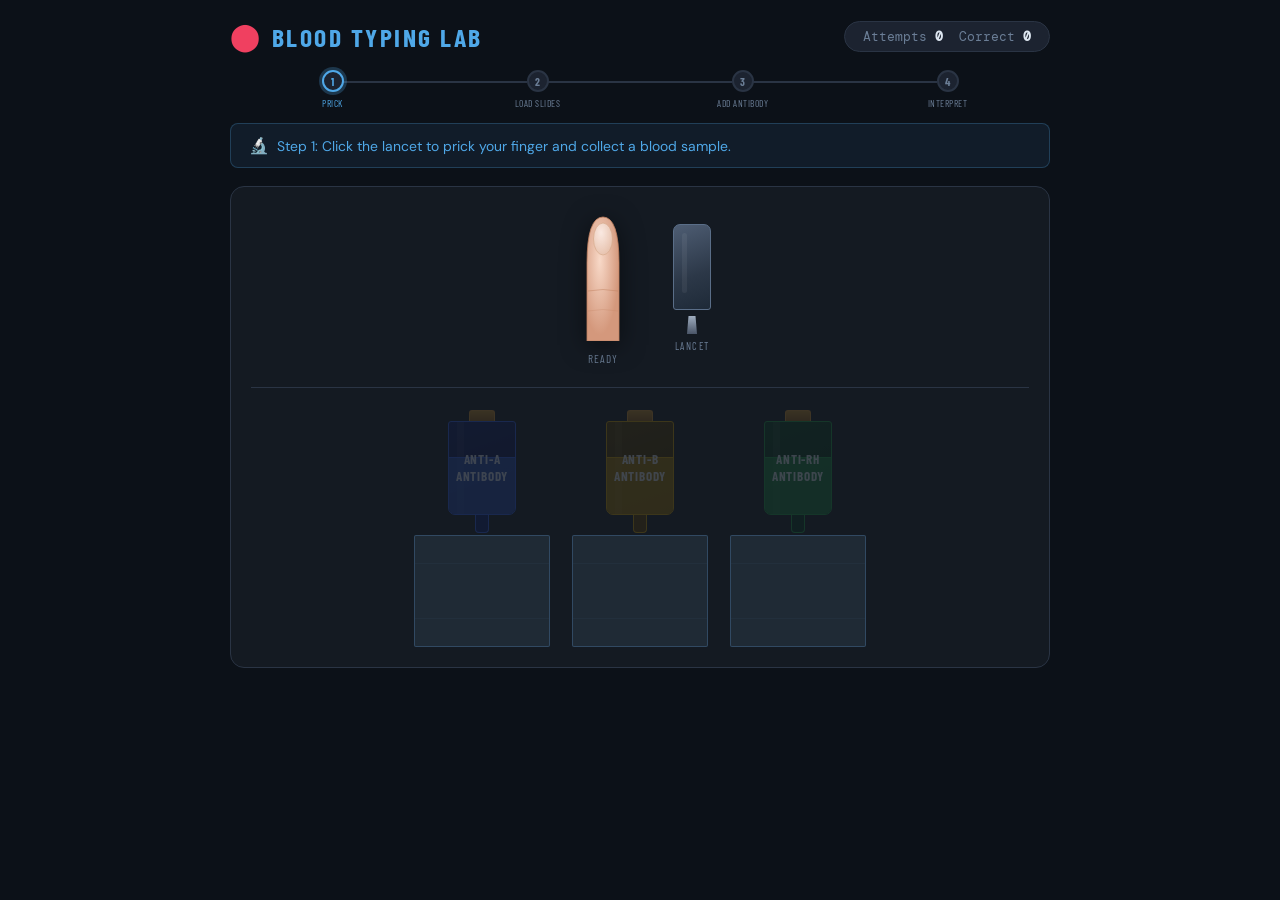
<file: files/simulations/blood_typing.html>
<!DOCTYPE html>
<html lang="en">
<head>
  <meta charset="UTF-8">
  <meta name="viewport" content="width=device-width, initial-scale=1.0">
  <title>Virtual Blood Typing Lab</title>
  <link href="https://fonts.googleapis.com/css2?family=Barlow+Condensed:wght@400;600;700&family=DM+Mono:wght@400;500&family=DM+Sans:wght@300;400;500&display=swap" rel="stylesheet">
  <style>
    :root {
      --bg:        #0c1118;
      --bench:     #141a22;
      --card:      #1c2330;
      --border:    #2a3444;
      --text:      #dde6f0;
      --dim:       #6b7e96;
      --ui-blue:   #4fa8e8;
      --blue-glow: rgba(79,168,232,0.25);
      --green:     #3ecf70;
      --red:       #e84f4f;
      --blood:     #c01030;
      --blood-hi:  #f04060;
      /* Per-antibody colours */
      --ab-a-dark:   #0b1e6e;
      --ab-a-border: #2d5ce8;
      --ab-a-liquid: rgba(55,110,240,0.55);
      --ab-a-drop:   #5588ff;
      --ab-b-dark:   #5a3c00;
      --ab-b-border: #cc9a00;
      --ab-b-liquid: rgba(215,165,10,0.55);
      --ab-b-drop:   #eebb10;
      --ab-r-dark:   #063220;
      --ab-r-border: #1a9944;
      --ab-r-liquid: rgba(35,175,85,0.55);
      --ab-r-drop:   #33dd77;
    }
    *, *::before, *::after { box-sizing: border-box; margin: 0; padding: 0; }
    body {
      background: var(--bg);
      color: var(--text);
      font-family: 'DM Sans', sans-serif;
      min-height: 100vh;
      padding: 20px 16px 40px;
      display: flex;
      flex-direction: column;
      align-items: center;
    }

    /* ── HEADER ── */
    .hdr {
      width:100%; max-width:820px;
      margin-bottom:18px;
      display:flex; align-items:center; justify-content:space-between;
      gap:12px; flex-wrap:wrap;
    }
    .hdr-title {
      font-family:'Barlow Condensed',sans-serif;
      font-size:1.6rem; font-weight:700;
      letter-spacing:2.5px; text-transform:uppercase;
      color:var(--ui-blue);
      display:flex; align-items:center; gap:10px;
    }
    .hdr-title .dot { color:var(--blood-hi); }
    .score-pill {
      display:flex; gap:16px;
      background:var(--card); border:1px solid var(--border);
      border-radius:100px; padding:6px 18px;
      font-family:'DM Mono',monospace; font-size:0.8rem;
    }
    .score-item { color:var(--dim); }
    .score-item b { color:var(--text); }

    /* ── PROGRESS ── */
    .progress {
      width:100%; max-width:820px;
      display:flex; align-items:center;
      margin-bottom:14px;
    }
    .prog-step {
      flex:1; display:flex; flex-direction:column;
      align-items:center; gap:5px; position:relative;
    }
    .prog-step:not(:last-child)::after {
      content:''; position:absolute;
      top:11px; left:55%; width:90%; height:2px;
      background:var(--border); transition:background .4s;
    }
    .prog-step.done:not(:last-child)::after { background:var(--green); }
    .prog-circle {
      width:22px; height:22px; border-radius:50%;
      border:2px solid var(--border); background:var(--card);
      display:flex; align-items:center; justify-content:center;
      font-family:'Barlow Condensed',sans-serif;
      font-size:.7rem; font-weight:700; color:var(--dim);
      transition:all .3s; z-index:1;
    }
    .prog-step.active .prog-circle { border-color:var(--ui-blue); color:var(--ui-blue); box-shadow:0 0 0 3px var(--blue-glow); }
    .prog-step.done   .prog-circle { border-color:var(--green); background:var(--green); color:#0c1118; }
    .prog-label {
      font-size:.6rem; letter-spacing:.5px; text-transform:uppercase;
      color:var(--dim); font-family:'Barlow Condensed',sans-serif;
    }
    .prog-step.active .prog-label { color:var(--ui-blue); }
    .prog-step.done   .prog-label { color:var(--green); }

    /* ── INSTRUCTION ── */
    .instr {
      width:100%; max-width:820px;
      padding:11px 18px;
      background:rgba(79,168,232,.08); border:1px solid rgba(79,168,232,.25);
      border-radius:8px; font-size:.87rem; color:var(--ui-blue);
      margin-bottom:18px; min-height:42px;
      display:flex; align-items:center; gap:8px;
    }
    .instr-icon { font-size:1rem; flex-shrink:0; }

    /* ── BENCH ── */
    .bench {
      width:100%; max-width:820px;
      background:var(--bench); border:1px solid var(--border);
      border-radius:14px; padding:24px 20px 20px;
      margin-bottom:16px;
    }

    /* ── FINGER AREA ── */
    .finger-area {
      display:flex; align-items:center; justify-content:center;
      gap:36px; padding-bottom:22px; margin-bottom:22px;
      border-bottom:1px solid var(--border);
    }
    .finger-svg { width:68px; height:130px; filter:drop-shadow(0 4px 12px rgba(0,0,0,.5)); }
    .finger-status {
      font-size:.7rem; color:var(--dim);
      font-family:'Barlow Condensed',sans-serif;
      letter-spacing:1px; text-transform:uppercase;
      text-align:center; margin-top:6px;
    }

    /* Lancet */
    .lancet {
      display:flex; flex-direction:column; align-items:center;
      gap:6px; cursor:pointer; user-select:none; transition:transform .1s;
    }
    .lancet:active:not(.used) { transform:scale(.93) translateY(2px); }
    .lancet-body {
      width:38px; height:86px;
      background:linear-gradient(160deg,#4e5d73 0%,#2c3848 60%,#1e2a38 100%);
      border-radius:7px 7px 3px 3px; border:1px solid #5a6e88;
      position:relative; transition:box-shadow .3s;
    }
    .lancet-body::before {
      content:''; position:absolute; top:8px; left:8px;
      width:5px; height:60px;
      background:rgba(255,255,255,.06); border-radius:3px;
    }
    .lancet-tip-wrap { width:38px; display:flex; justify-content:center; }
    .lancet-tip {
      width:10px; height:18px;
      background:linear-gradient(180deg,#a0aec0 0%,#4a5568 100%);
      clip-path:polygon(15% 0%,85% 0%,100% 100%,0% 100%);
    }
    .lancet-lbl {
      font-family:'Barlow Condensed',sans-serif;
      font-size:.65rem; letter-spacing:1.5px; text-transform:uppercase; color:var(--dim);
    }
    .lancet.pulse .lancet-body { animation:lancetPulse 1.6s ease-in-out infinite; }
    .lancet.used  { opacity:.4; pointer-events:none; }
    @keyframes lancetPulse {
      0%,100% { box-shadow:0 0 0 0 rgba(79,168,232,0); }
      50%     { box-shadow:0 0 14px 4px rgba(79,168,232,.45); }
    }

    /* ── STATIONS ── */
    .stations {
      display:flex; justify-content:center;
      gap:22px; flex-wrap:wrap;
    }
    .station {
      display:flex; flex-direction:column; align-items:center; gap:0;
    }

    /* Dropper */
    .dropper {
      display:flex; flex-direction:column; align-items:center;
      cursor:pointer; user-select:none;
      transition:transform .1s, opacity .3s;
      padding-bottom:2px; position:relative;
    }
    .dropper:active:not(.disabled):not(.used) { transform:translateY(3px); }
    .dropper.disabled { opacity:.22; cursor:not-allowed; pointer-events:none; }
    .dropper.used     { opacity:.38; cursor:not-allowed; pointer-events:none; }
    .dropper.active-drop { animation:dropperGlow 1.6s ease-in-out infinite; }
    @keyframes dropperGlow {
      0%,100% { filter:drop-shadow(0 0 0 rgba(255,255,255,0)); }
      50%     { filter:drop-shadow(0 0 7px rgba(255,255,255,.5)); }
    }

    .dropper-cap {
      width:26px; height:11px;
      background:linear-gradient(180deg,#c08828 0%,#906018 100%);
      border-radius:3px 3px 0 0; border:1px solid #d09030; border-bottom:none;
    }
    .dropper-bottle {
      width:68px; height:94px;
      border:1px solid #2e4060; border-radius:3px 3px 7px 7px;
      position:relative; overflow:hidden;
      display:flex; align-items:center; justify-content:center;
    }
    /* Per-antibody bottle styling */
    #dropper-A .dropper-bottle {
      background:linear-gradient(160deg,rgba(15,30,110,.9) 0%,rgba(8,18,70,1) 100%);
      border-color:var(--ab-a-border);
    }
    #dropper-A .dropper-liquid { background:var(--ab-a-liquid); border-top-color:var(--ab-a-border); }
    #dropper-B .dropper-bottle {
      background:linear-gradient(160deg,rgba(90,65,0,.9) 0%,rgba(60,42,0,1) 100%);
      border-color:var(--ab-b-border);
    }
    #dropper-B .dropper-liquid { background:var(--ab-b-liquid); border-top-color:var(--ab-b-border); }
    #dropper-Rh .dropper-bottle {
      background:linear-gradient(160deg,rgba(8,70,35,.9) 0%,rgba(4,45,22,1) 100%);
      border-color:var(--ab-r-border);
    }
    #dropper-Rh .dropper-liquid { background:var(--ab-r-liquid); border-top-color:var(--ab-r-border); }

    .dropper-bottle::before {
      content:''; position:absolute; top:0; left:8px;
      width:7px; height:100%;
      background:rgba(255,255,255,.05); border-radius:0;
    }
    .dropper-liquid {
      position:absolute; bottom:0; left:0; right:0;
      height:62%; border-top:1px solid rgba(255,255,255,.2);
    }
    .dropper-label {
      position:relative; z-index:2;
      font-family:'Barlow Condensed',sans-serif;
      font-size:.82rem; font-weight:700;
      letter-spacing:.8px; text-transform:uppercase;
      color:rgba(225,235,250,.9);
      text-align:center; line-height:1.3; padding:0 5px;
    }
    .dropper-nozzle {
      width:14px; height:18px;
      border:1px solid #2e4060; border-top:none;
      border-radius:0 0 4px 4px;
    }
    #dropper-A  .dropper-nozzle { background:var(--ab-a-dark); border-color:var(--ab-a-border); }
    #dropper-B  .dropper-nozzle { background:var(--ab-b-dark); border-color:var(--ab-b-border); }
    #dropper-Rh .dropper-nozzle { background:var(--ab-r-dark); border-color:var(--ab-r-border); }

    /* Slide */
    .slide-wrap { position:relative; }
    .slide {
      display:block;
      background:rgba(180,210,240,.05);
      border:1px solid rgba(100,160,220,.3);
      border-radius:2px; cursor:default;
      transition:border-color .3s, box-shadow .3s;
    }
    .slide.await-blood {
      cursor:pointer;
      animation:slideGlow 1.6s ease-in-out infinite;
    }
    @keyframes slideGlow {
      0%,100% { border-color:rgba(100,160,220,.3); box-shadow:none; }
      50%     { border-color:rgba(79,168,232,.8);  box-shadow:0 0 10px rgba(79,168,232,.3); }
    }

    /* Flying drop (blood or antibody) */
    .fly-drop {
      position:fixed;
      width:8px; height:10px;
      border-radius:50% 50% 60% 60%;
      pointer-events:none; z-index:1000;
    }

    /* ── ANSWER ── */
    .answer-wrap {
      width:100%; max-width:820px;
      background:var(--bench); border:1px solid var(--border);
      border-radius:14px; padding:20px;
      margin-bottom:14px; display:none;
    }
    .answer-wrap.show { display:block; }
    .answer-hd {
      font-family:'Barlow Condensed',sans-serif;
      font-size:1.15rem; font-weight:700; letter-spacing:1.5px; text-transform:uppercase;
      color:var(--text); margin-bottom:14px;
    }
    .answer-row { display:flex; gap:10px; align-items:center; flex-wrap:wrap; }
    .answer-input {
      flex:1; min-width:140px; max-width:220px;
      padding:10px 15px;
      background:var(--card); border:1px solid var(--border);
      border-radius:8px; color:var(--text);
      font-family:'DM Mono',monospace; font-size:1rem;
      outline:none; transition:border-color .2s, box-shadow .2s;
    }
    .answer-input:focus { border-color:var(--ui-blue); box-shadow:0 0 0 3px var(--blue-glow); }
    .answer-input::placeholder { color:var(--dim); font-size:.85rem; }
    .submit-btn {
      padding:10px 26px;
      background:var(--ui-blue); color:#0c1118;
      font-family:'Barlow Condensed',sans-serif;
      font-size:1rem; font-weight:700; letter-spacing:1.5px; text-transform:uppercase;
      border:none; border-radius:8px; cursor:pointer;
      transition:background .15s, transform .1s;
    }
    .submit-btn:hover  { background:#72bef4; }
    .submit-btn:active { transform:scale(.96); }

    /* Feedback */
    .feedback { margin-top:16px; padding:16px; border-radius:10px; display:none; }
    .feedback.show    { display:block; }
    .feedback.correct { background:rgba(62,207,112,.08);  border:1px solid rgba(62,207,112,.3); }
    .feedback.wrong   { background:rgba(232,79,79,.08);   border:1px solid rgba(232,79,79,.3);  }
    .fb-heading {
      font-family:'Barlow Condensed',sans-serif;
      font-size:.72rem; font-weight:700; letter-spacing:2.5px; text-transform:uppercase;
      color:var(--dim); margin-bottom:10px;
    }
    .fb-result {
      font-family:'Barlow Condensed',sans-serif;
      font-size:1.25rem; letter-spacing:1px; margin-bottom:10px;
    }
    .feedback.correct .fb-result { color:var(--green); }
    .feedback.wrong   .fb-result { color:var(--red);   }
    .rxn-table { width:100%; border-collapse:collapse; margin:10px 0; font-size:.8rem; }
    .rxn-table th, .rxn-table td { padding:6px 12px; border:1px solid var(--border); text-align:center; }
    .rxn-table th {
      background:var(--card); font-family:'Barlow Condensed',sans-serif;
      letter-spacing:1px; text-transform:uppercase; color:var(--dim); font-size:.72rem;
    }
    .clumped  { color:var(--red);   font-weight:500; }
    .no-clump { color:var(--dim); }
    .fb-explanation {
      margin-top:12px; padding-top:12px; border-top:1px solid var(--border);
      font-size:.86rem; font-weight:500; color:var(--text); line-height:1.75;
    }
    .fb-explanation em { color:var(--text); font-style:italic; }

    /* Reset */
    .reset-btn {
      display:none; width:100%; max-width:820px;
      padding:12px; background:transparent;
      border:1px solid var(--border); border-radius:10px;
      color:var(--dim);
      font-family:'Barlow Condensed',sans-serif;
      font-size:.95rem; font-weight:600; letter-spacing:2px; text-transform:uppercase;
      cursor:pointer; transition:border-color .2s, color .2s; margin-bottom:8px;
    }
    .reset-btn:hover { border-color:var(--ui-blue); color:var(--ui-blue); }
    .reset-btn.show  { display:block; }

    @media (max-width:520px) {
      .stations { gap:14px; }
      .dropper-bottle { width:60px; }
    }
  </style>
</head>
<body>

<!-- HEADER -->
<div class="hdr">
  <div class="hdr-title"><span class="dot">⬤</span> Blood Typing Lab</div>
  <div class="score-pill">
    <span class="score-item">Attempts <b id="sAttempts">0</b></span>
    <span class="score-item">Correct <b id="sCorrect">0</b></span>
  </div>
</div>

<!-- PROGRESS -->
<div class="progress">
  <div class="prog-step active" id="ps1"><div class="prog-circle">1</div><div class="prog-label">Prick</div></div>
  <div class="prog-step"        id="ps2"><div class="prog-circle">2</div><div class="prog-label">Load Slides</div></div>
  <div class="prog-step"        id="ps3"><div class="prog-circle">3</div><div class="prog-label">Add Antibody</div></div>
  <div class="prog-step"        id="ps4"><div class="prog-circle">4</div><div class="prog-label">Interpret</div></div>
</div>

<!-- INSTRUCTION -->
<div class="instr">
  <span class="instr-icon">🔬</span>
  <span id="instrText">Step 1: Click the lancet to prick your finger and collect a blood sample.</span>
</div>

<!-- BENCH -->
<div class="bench">

  <!-- FINGER + LANCET -->
  <div class="finger-area">
    <div>
      <svg class="finger-svg" id="fingerSVG" viewBox="0 0 68 130" xmlns="http://www.w3.org/2000/svg">
        <defs>
          <radialGradient id="skinG" cx="40%" cy="35%" r="60%">
            <stop offset="0%"   stop-color="#f8d9c8"/>
            <stop offset="100%" stop-color="#d4987c"/>
          </radialGradient>
          <radialGradient id="nailG" cx="40%" cy="30%" r="70%">
            <stop offset="0%"   stop-color="#fceee8"/>
            <stop offset="100%" stop-color="#e8c4b0"/>
          </radialGradient>
          <radialGradient id="bloodG" cx="35%" cy="30%" r="65%">
            <stop offset="0%"   stop-color="#ff6070"/>
            <stop offset="60%"  stop-color="#c01030"/>
            <stop offset="100%" stop-color="#7a0010"/>
          </radialGradient>
        </defs>
        <path d="M18,130 L18,52 Q18,6 34,6 Q50,6 50,52 L50,130 Z"
              fill="url(#skinG)" stroke="#c08060" stroke-width=".8"/>
        <ellipse cx="34" cy="28" rx="9.5" ry="16"
                 fill="url(#nailG)" stroke="#d4a888" stroke-width=".7" opacity=".9"/>
        <path d="M19,80 Q34,77 49,80" fill="none" stroke="#c08060" stroke-width=".8" opacity=".6"/>
        <path d="M19,100 Q34,97 49,100" fill="none" stroke="#c08060" stroke-width=".7" opacity=".4"/>
        <!-- Blood drop – starts invisible -->
        <circle id="fingerDrop" cx="34" cy="8" r="0"
                fill="url(#bloodG)" opacity="0"/>
      </svg>
      <div class="finger-status" id="fingerStatus">Ready</div>
    </div>

    <div class="lancet pulse" id="lancetBtn" onclick="prickFinger()">
      <div class="lancet-body"></div>
      <div class="lancet-tip-wrap"><div class="lancet-tip"></div></div>
      <div class="lancet-lbl">Lancet</div>
    </div>
  </div>

  <!-- STATIONS -->
  <div class="stations">

    <div class="station" id="st-A">
      <div class="dropper disabled" id="dropper-A" onclick="addAntibody('A')">
        <div class="dropper-cap"></div>
        <div class="dropper-bottle"><div class="dropper-liquid"></div><div class="dropper-label">Anti-A<br>Antibody</div></div>
        <div class="dropper-nozzle"></div>
      </div>
      <div class="slide-wrap">
        <canvas class="slide" id="slide-A" width="134" height="110" onclick="placeBlood('A')"></canvas>
      </div>
    </div>

    <div class="station" id="st-B">
      <div class="dropper disabled" id="dropper-B" onclick="addAntibody('B')">
        <div class="dropper-cap"></div>
        <div class="dropper-bottle"><div class="dropper-liquid"></div><div class="dropper-label">Anti-B<br>Antibody</div></div>
        <div class="dropper-nozzle"></div>
      </div>
      <div class="slide-wrap">
        <canvas class="slide" id="slide-B" width="134" height="110" onclick="placeBlood('B')"></canvas>
      </div>
    </div>

    <div class="station" id="st-Rh">
      <div class="dropper disabled" id="dropper-Rh" onclick="addAntibody('Rh')">
        <div class="dropper-cap"></div>
        <div class="dropper-bottle"><div class="dropper-liquid"></div><div class="dropper-label">Anti-Rh<br>Antibody</div></div>
        <div class="dropper-nozzle"></div>
      </div>
      <div class="slide-wrap">
        <canvas class="slide" id="slide-Rh" width="134" height="110" onclick="placeBlood('Rh')"></canvas>
      </div>
    </div>

  </div>
</div><!-- end .bench -->

<!-- ANSWER -->
<div class="answer-wrap" id="answerWrap">
  <div class="answer-hd">What is the blood type?</div>
  <div class="answer-row">
    <input class="answer-input" id="answerInput" type="text"
           placeholder="e.g.,  B+  or  O-" maxlength="24" autocomplete="off"/>
    <button class="submit-btn" onclick="submitAnswer()">Submit</button>
  </div>
  <div class="feedback" id="feedback">
    <div class="fb-heading">Feedback</div>
    <div class="fb-result"  id="fbResult"></div>
    <div id="fbDetail"></div>
    <div class="fb-explanation" id="fbExplanation"></div>
  </div>
</div>

<button class="reset-btn" id="resetBtn" onclick="resetLab()">↺ &nbsp; New Blood Sample</button>

<script>
/* ── Data ───────────────────────────────────────────────────────────────── */
const BT_WEIGHTS = [
  {type:'O+', w:39.0},{type:'A+', w:36.0},{type:'B+', w:7.6},
  {type:'O-', w:7.0}, {type:'A-', w:6.0}, {type:'B-', w:1.4},
  {type:'AB+',w:2.5}, {type:'AB-',w:0.5},
];

const REACTIONS = {
  'O+': {A:false,B:false,Rh:true }, 'O-': {A:false,B:false,Rh:false},
  'A+': {A:true, B:false,Rh:true }, 'A-': {A:true, B:false,Rh:false},
  'B+': {A:false,B:true, Rh:true }, 'B-': {A:false,B:true, Rh:false},
  'AB+':{A:true, B:true, Rh:true }, 'AB-':{A:true, B:true, Rh:false},
};

const EXPLANATIONS = {
  'A+': 'The agglutination caused by the addition of the Anti-A antibody means that the A antigen is present on the surface of the RBC. The lack of agglutination caused by the addition of the Anti-B antibody means that there is no B antigen present. Finally, the agglutination that occurs with the addition of the Anti-Rh antibody means that the Rh antigen is present on the surface of the RBC. Hence, the blood type is A+.',
  'A-': 'The agglutination caused by the addition of the Anti-A antibody means that the A antigen is present on the surface of the RBC. The lack of agglutination caused by the addition of the Anti-B antibody means that there is no B antigen present. Finally, the lack of agglutination with the addition of the Anti-Rh antibody means that the Rh antigen is absent from the surface of the RBC. Hence, the blood type is A\u2212.',
  'B+': 'The lack of agglutination caused by the addition of the Anti-A antibody means that the A antigen is not present on the surface of the RBC. The agglutination caused by the addition of the Anti-B antibody means that the B antigen is present. Finally, the agglutination that occurs with the addition of the Anti-Rh antibody means that the Rh antigen is present on the surface of the RBC. Hence, the blood type is B+.',
  'B-': 'The lack of agglutination caused by the addition of the Anti-A antibody means that the A antigen is not present on the surface of the RBC. The agglutination caused by the addition of the Anti-B antibody means that the B antigen is present. Finally, the lack of agglutination with the addition of the Anti-Rh antibody means that the Rh antigen is absent from the surface of the RBC. Hence, the blood type is B\u2212.',
  'AB+':'The agglutination caused by the addition of the Anti-A antibody means that the A antigen is present on the surface of the RBC. The agglutination caused by the addition of the Anti-B antibody means that the B antigen is also present on the surface of the RBC. Finally, the agglutination that occurs with the addition of the Anti-Rh antibody means that the Rh antigen is present on the surface of the RBC. Hence, the blood type is AB+.',
  'AB-':'The agglutination caused by the addition of the Anti-A antibody means that the A antigen is present on the surface of the RBC. The agglutination caused by the addition of the Anti-B antibody means that the B antigen is also present on the surface of the RBC. Finally, the lack of agglutination with the addition of the Anti-Rh antibody means that the Rh antigen is absent from the surface of the RBC. Hence, the blood type is AB\u2212.',
  'O+': 'The lack of agglutination caused by the addition of the Anti-A antibody means that the A antigen is not present on the surface of the RBC. The lack of agglutination caused by the addition of the Anti-B antibody means that the B antigen is not present either. Finally, the agglutination that occurs with the addition of the Anti-Rh antibody means that the Rh antigen is present on the surface of the RBC. Hence, the blood type is O+.',
  'O-': 'The lack of agglutination caused by the addition of the Anti-A antibody means that the A antigen is not present on the surface of the RBC. The lack of agglutination caused by the addition of the Anti-B antibody means that the B antigen is not present either. Finally, the lack of agglutination with the addition of the Anti-Rh antibody means that the Rh antigen is also absent from the surface of the RBC. Hence, the blood type is O\u2212.',
};

// Colours for each antibody drop
const AB_DROP_COLOR = { A:'#5588ff', B:'#eebb10', Rh:'#33dd77' };

/* ── State ──────────────────────────────────────────────────────────────── */
let S = {
  bt:null, phase:0,
  blood:{A:false,B:false,Rh:false},
  abody:{A:false,B:false,Rh:false},
  total:0, right:0,
};

/* ── Init ───────────────────────────────────────────────────────────────── */
function resetLab() { init(); }
function init() {
  S.bt    = pickBT();
  S.phase = 0;
  S.blood = {A:false,B:false,Rh:false};
  S.abody = {A:false,B:false,Rh:false};

  const ln = document.getElementById('lancetBtn');
  ln.classList.remove('used'); ln.classList.add('pulse');

  const fd = document.getElementById('fingerDrop');
  fd.setAttribute('r','0'); fd.setAttribute('opacity','0');
  setEl('fingerStatus','Ready');

  ['A','B','Rh'].forEach(ab => {
    const c = document.getElementById('slide-'+ab);
    c.getContext('2d').clearRect(0,0,c.width,c.height);
    drawEmptySlide(c);
    c.classList.remove('await-blood');

    const d = document.getElementById('dropper-'+ab);
    d.classList.add('disabled');
    d.classList.remove('active-drop','used');
  });

  document.getElementById('answerWrap').classList.remove('show');
  document.getElementById('answerInput').value = '';
  const fb = document.getElementById('feedback');
  fb.className = 'feedback';
  setEl('fbResult',''); setEl('fbExplanation','');
  document.getElementById('fbDetail').innerHTML = '';
  document.getElementById('resetBtn').classList.remove('show');

  setInstr('Step 1: Click the lancet to prick your finger and collect a blood sample.');
  setProg(0);
  updateScore();
}

function pickBT() {
  const sum = BT_WEIGHTS.reduce((a,b)=>a+b.w,0);
  let r = Math.random()*sum;
  for (const b of BT_WEIGHTS) { r -= b.w; if (r<=0) return b.type; }
  return BT_WEIGHTS[BT_WEIGHTS.length-1].type;
}

/* ── Step 1: prick ──────────────────────────────────────────────────────── */
function prickFinger() {
  if (S.phase !== 0) return;
  S.phase = 1;

  const ln = document.getElementById('lancetBtn');
  ln.classList.remove('pulse'); ln.classList.add('used');

  // Grow blood drop on finger
  const fd = document.getElementById('fingerDrop');
  let r = 0;
  const tick = () => {
    r = Math.min(r+0.45, 5.5);
    fd.setAttribute('r', r);
    fd.setAttribute('opacity', (r/5.5).toFixed(2));
    if (r < 5.5) requestAnimationFrame(tick);
  };
  requestAnimationFrame(tick);
  setEl('fingerStatus','Blood collected');

  ['A','B','Rh'].forEach(ab =>
    document.getElementById('slide-'+ab).classList.add('await-blood'));

  setInstr('Step 2: Click each microscope slide to transfer a blood drop onto it. (0 / 3)');
  setProg(1);
}

/* ── Step 2: place blood ────────────────────────────────────────────────── */
function placeBlood(ab) {
  if (S.phase !== 1) return;
  if (S.blood[ab]) return;
  S.blood[ab] = true;

  // Animate drop FROM finger TO slide
  const svgEl = document.getElementById('fingerSVG');
  const canvas = document.getElementById('slide-'+ab);
  const svgR = svgEl.getBoundingClientRect();
  const canR = canvas.getBoundingClientRect();

  // Fingertip blood drop is at SVG coords (34, 8); SVG is 68×130 px
  const sx = svgR.left + (34 / 68) * svgR.width;
  const sy = svgR.top  + ( 8 /130) * svgR.height;
  const ex = canR.left + canR.width  / 2;
  const ey = canR.top  + canR.height / 2;

  flyDrop(sx, sy, ex, ey, '#c01030', 480, () => {
    canvas.classList.remove('await-blood');
    drawBloodDrop(canvas);
  });

  const placed = countTrue(S.blood);
  if (placed < 3) {
    setInstr(`Step 2: Click each microscope slide to transfer a blood drop onto it. (${placed} / 3)`);
  } else {
    S.phase = 2;
    ['A','B','Rh'].forEach(a => {
      const d = document.getElementById('dropper-'+a);
      d.classList.remove('disabled'); d.classList.add('active-drop');
    });
    setInstr('Step 3: Click each antibody dropper to add it to the slide directly below it.');
    setProg(2);
  }
}

/* ── Step 3: add antibody ───────────────────────────────────────────────── */
function addAntibody(ab) {
  if (S.phase !== 2) return;
  if (S.abody[ab]) return;
  S.abody[ab] = true;

  const d  = document.getElementById('dropper-'+ab);
  d.classList.remove('active-drop'); d.classList.add('used');

  // Animate drop FROM nozzle TO slide (colour matches antibody)
  const nozzle = d.querySelector('.dropper-nozzle');
  const canvas = document.getElementById('slide-'+ab);
  const nR = nozzle.getBoundingClientRect();
  const cR = canvas.getBoundingClientRect();

  const sx = nR.left + nR.width / 2;
  const sy = nR.bottom;
  const ex = cR.left + cR.width  / 2;
  const ey = cR.top  + cR.height / 2;
  const color = AB_DROP_COLOR[ab];

  flyDrop(sx, sy, ex, ey, color, 360, () => {
    setTimeout(() => drawReaction(canvas, REACTIONS[S.bt][ab]), 40);
  });

  if (countTrue(S.abody) === 3) {
    S.phase = 3;
    setInstr('Step 4: Observe all three slides. Determine the blood type and enter it below.');
    setProg(3);
    document.getElementById('answerWrap').classList.add('show');
    setTimeout(() => document.getElementById('answerInput').focus(), 60);
  }
}

/* ── Submit ─────────────────────────────────────────────────────────────── */
function submitAnswer() {
  if (S.phase !== 3) return;
  const raw   = document.getElementById('answerInput').value;
  const guess = normalise(raw);
  const ok    = normalise(S.bt);
  const right = guess === ok;

  S.phase = 4;
  S.total++;
  if (right) S.right++;
  updateScore();
  setProg(4);

  const rxn  = REACTIONS[S.bt];
  const rows = [['A','Anti-A'],['B','Anti-B'],['Rh','Anti-Rh']].map(([k,lbl]) => {
    const c = rxn[k];
    return `<tr><td>${lbl}</td>
      <td class="${c?'clumped':'no-clump'}">${c?'⊕ Agglutination':'− No reaction'}</td></tr>`;
  }).join('');

  setEl('fbResult', right
    ? `✓ Correct! The blood type is ${S.bt}.`
    : `✗ Not quite: the correct blood type is ${S.bt}.`);

  document.getElementById('fbDetail').innerHTML =
    (!right ? `<p style="font-size:.8rem;color:var(--dim);margin:6px 0 4px">You entered: <em>${raw||'(nothing)'}</em></p>` : '') +
    `<table class="rxn-table"><thead><tr><th>Antibody</th><th>Slide Result</th></tr></thead>
     <tbody>${rows}</tbody></table>`;

  const exp = EXPLANATIONS[S.bt];
  document.getElementById('fbExplanation').innerHTML =
    exp ? exp : '<em>Explanation coming soon.</em>';

  const fb = document.getElementById('feedback');
  fb.className = 'feedback show ' + (right ? 'correct' : 'wrong');
  document.getElementById('resetBtn').classList.add('show');
}

/* ── Flying drop animation ──────────────────────────────────────────────── */
// Animates a coloured drop from (sx,sy) to (ex,ey), calls cb() on arrival.
function flyDrop(sx, sy, ex, ey, color, dur, cb) {
  const dot = document.createElement('div');
  dot.className = 'fly-drop';
  dot.style.background = color;
  dot.style.left = (sx-4) + 'px';
  dot.style.top  = (sy-5) + 'px';
  document.body.appendChild(dot);

  const t0 = performance.now();
  function frame(now) {
    const p = Math.min((now-t0)/dur, 1);
    // Ease-in-out cubic
    const e = p<.5 ? 4*p*p*p : 1-Math.pow(-2*p+2,3)/2;
    dot.style.left = (sx + (ex-sx)*e - 4) + 'px';
    dot.style.top  = (sy + (ey-sy)*e - 5) + 'px';
    dot.style.opacity = p>.82 ? (1-(p-.82)/.18).toString() : '1';
    if (p < 1) { requestAnimationFrame(frame); }
    else { dot.remove(); if (cb) cb(); }
  }
  requestAnimationFrame(frame);
}

/* ── Canvas drawing ─────────────────────────────────────────────────────── */
function drawEmptySlide(canvas) {
  const ctx = canvas.getContext('2d');
  ctx.clearRect(0,0,canvas.width,canvas.height);
  ctx.fillStyle = 'rgba(160,210,240,.04)';
  ctx.fillRect(0,0,canvas.width,canvas.height);
  ctx.strokeStyle = 'rgba(100,160,220,.08)';
  ctx.lineWidth = .5;
  [.25,.75].forEach(f => {
    ctx.beginPath();
    ctx.moveTo(0, canvas.height*f); ctx.lineTo(canvas.width, canvas.height*f);
    ctx.stroke();
  });
}

function drawBloodDrop(canvas) {
  const ctx = canvas.getContext('2d');
  ctx.clearRect(0,0,canvas.width,canvas.height);
  drawEmptySlide(canvas);
  const cx=canvas.width/2, cy=canvas.height/2;
  const r=Math.min(canvas.width, canvas.height-22)*.3;  // -22 reserves label space
  const g=ctx.createRadialGradient(cx-r*.22,cy-.28*r,r*.04,cx,cy,r);
  g.addColorStop(0,'#ff7080'); g.addColorStop(.45,'#c41e3a'); g.addColorStop(1,'#7a000f');
  ctx.beginPath(); ctx.arc(cx,cy,r,0,Math.PI*2);
  ctx.fillStyle=g; ctx.fill();
}

function drawReaction(canvas, clumped) {
  const ctx = canvas.getContext('2d');
  ctx.clearRect(0,0,canvas.width,canvas.height);
  drawEmptySlide(canvas);
  const W=canvas.width, H=canvas.height;
  const cx=W/2, cy=H/2;
  const R=Math.min(W, H-22)*.3;  // -22 reserves label space below oval

  if (!clumped) {
    // No reaction: smooth uniform red disc
    const g=ctx.createRadialGradient(cx-R*.22,cy-R*.28,R*.04,cx,cy,R);
    g.addColorStop(0,'#ff7080'); g.addColorStop(.45,'#c41e3a'); g.addColorStop(1,'#7a000f');
    ctx.beginPath(); ctx.arc(cx,cy,R,0,Math.PI*2); ctx.fillStyle=g; ctx.fill();
    // label
    ctx.font='500 8.5px "DM Sans",sans-serif';
    ctx.fillStyle='rgba(220,150,165,.8)'; ctx.textAlign='center';
    ctx.fillText('no reaction', cx, cy+R+11);

  } else {
    // ── AGGLUTINATION: darker-pink plasma + curvy string-like clumps ─────
    // Oval is ~1.5× the radius of the original blood drop
    const Rw=R*1.55, Rh=R*1.45;

    // 1. Clip to oval
    ctx.save();
    ctx.beginPath();
    ctx.ellipse(cx, cy, Rw, Rh, 0, 0, Math.PI*2);
    ctx.clip();

    // 2. Darker pink plasma base
    ctx.fillStyle = '#e8607a';
    ctx.fillRect(0,0,W,H);
    // Radial highlight so the centre reads slightly lighter
    const pg = ctx.createRadialGradient(cx-Rw*.08, cy-Rh*.08, 1, cx, cy, Math.max(Rw,Rh));
    pg.addColorStop(0,   'rgba(255,140,160,0.55)');
    pg.addColorStop(0.45,'rgba(232, 80,105,0.35)');
    pg.addColorStop(1,   'rgba(200, 45, 70,0.25)');
    ctx.fillStyle=pg; ctx.fillRect(0,0,W,H);

    // 3. Curvy string-like strands, evenly distributed across the oval
    //    Each entry: [ox, oy, lenFrac, angle, curvFrac, thickness, hexColor]
    //    ox/oy are offsets as fractions of Rw/Rh; lenFrac is fraction of Rw
    const strands = [
      // top row
      [-0.30, -0.58, 0.46, 0.35, 0.32, 3.0, '#8a0018'],
      [ 0.04, -0.62, 0.42, 1.25, 0.28, 2.8, '#7e0015'],
      [ 0.36, -0.54, 0.44, 2.05, 0.35, 3.0, '#900018'],
      // upper-middle row
      [-0.52, -0.20, 0.40, 0.90, 0.30, 2.8, '#860016'],
      [-0.18, -0.22, 0.52, 1.60, 0.26, 3.4, '#8c0018'],
      [ 0.16, -0.18, 0.48, 0.25, 0.38, 3.2, '#82001a'],
      [ 0.50, -0.10, 0.38, 1.85, 0.29, 2.8, '#900018'],
      // lower-middle row
      [-0.50,  0.16, 0.42, 2.40, 0.33, 3.0, '#88001a'],
      [-0.14,  0.20, 0.54, 0.72, 0.27, 3.4, '#8c0018'],
      [ 0.22,  0.18, 0.44, 1.45, 0.34, 3.0, '#840016'],
      [ 0.52,  0.12, 0.36, 2.75, 0.28, 2.8, '#8a0018'],
      // bottom row
      [-0.30,  0.52, 0.42, 1.15, 0.31, 2.8, '#860016'],
      [ 0.06,  0.58, 0.44, 2.30, 0.30, 3.0, '#8c0018'],
      [ 0.38,  0.50, 0.38, 0.65, 0.33, 2.8, '#900018'],
    ];

    strands.forEach(([ox,oy,lenFrac,angle,curvFrac,thk,col]) => {
      const x   = cx + ox*Rw;
      const y   = cy + oy*Rh;
      const len = lenFrac * Rw;
      drawStrand(ctx, x, y, len, angle, curvFrac, thk, col);
    });

    ctx.restore(); // end clip

    // label
    ctx.font='500 8.5px "DM Sans",sans-serif';
    ctx.fillStyle='rgba(200,40,70,.85)'; ctx.textAlign='center';
    ctx.fillText('agglutination', cx, cy+Rh+11);
  }
}

// Draws a single curvy strand centred at (x,y) with given length, angle and
// S-curve curvature. Tips fade to transparent so strands look organic.
function drawStrand(ctx, x, y, len, angle, curvFrac, thk, hexColor) {
  const rc=parseInt(hexColor.slice(1,3),16);
  const gc=parseInt(hexColor.slice(3,5),16);
  const bc=parseInt(hexColor.slice(5,7),16);

  const halfL = len/2;
  const x1 = x - Math.cos(angle)*halfL,  y1 = y - Math.sin(angle)*halfL;
  const x2 = x + Math.cos(angle)*halfL,  y2 = y + Math.sin(angle)*halfL;

  // S-curve: control points offset perpendicular in opposite directions
  const curve = len * curvFrac;
  const px = -Math.sin(angle)*curve,  py = Math.cos(angle)*curve;
  const cp1x = x1+(x2-x1)*.33+px,  cp1y = y1+(y2-y1)*.33+py;
  const cp2x = x1+(x2-x1)*.67-px,  cp2y = y1+(y2-y1)*.67-py;

  // Gradient fades at tips so the strand looks like a tapered biological thread
  const grad = ctx.createLinearGradient(x1,y1, x2,y2);
  grad.addColorStop(0,    `rgba(${rc},${gc},${bc},0.15)`);
  grad.addColorStop(0.12, `rgba(${rc},${gc},${bc},0.88)`);
  grad.addColorStop(0.50, `rgba(${rc},${gc},${bc},1.00)`);
  grad.addColorStop(0.88, `rgba(${rc},${gc},${bc},0.88)`);
  grad.addColorStop(1,    `rgba(${rc},${gc},${bc},0.15)`);

  ctx.save();
  ctx.beginPath();
  ctx.moveTo(x1,y1);
  ctx.bezierCurveTo(cp1x,cp1y, cp2x,cp2y, x2,y2);
  ctx.strokeStyle = grad;
  ctx.lineWidth   = thk;
  ctx.lineCap     = 'round';
  ctx.stroke();
  ctx.restore();
}

/* ── Helpers ────────────────────────────────────────────────────────────── */
function normalise(raw) {
  let s=(raw||'').trim().toUpperCase()
    .replace(/\bPOSITIVE\b/g,'+').replace(/\bNEGATIVE\b/g,'-')
    .replace(/\bPOS\b/g,'+').replace(/\bNEG\b/g,'-')
    .replace(/\bPLUS\b/g,'+').replace(/\bMINUS\b/g,'-')
    .replace(/\s+/g,'');
  if ((s.startsWith('+')||s.startsWith('-'))&&s.length>1) s=s.slice(1)+s[0];
  return s;
}
function setEl(id,t)  { document.getElementById(id).textContent=t; }
function setInstr(t)  { document.getElementById('instrText').textContent=t; }
function countTrue(o) { return Object.values(o).filter(Boolean).length; }
function updateScore(){ setEl('sAttempts',S.total); setEl('sCorrect',S.right); }
function setProg(done){
  ['ps1','ps2','ps3','ps4'].forEach((id,i)=>{
    const el=document.getElementById(id);
    el.className='prog-step';
    if (i<done) el.classList.add('done');
    else if (i===done) el.classList.add('active');
  });
}

document.getElementById('answerInput').addEventListener('keydown', e => {
  if (e.key==='Enter') submitAnswer();
});

init();
</script>
</body>
</html>
</file>
